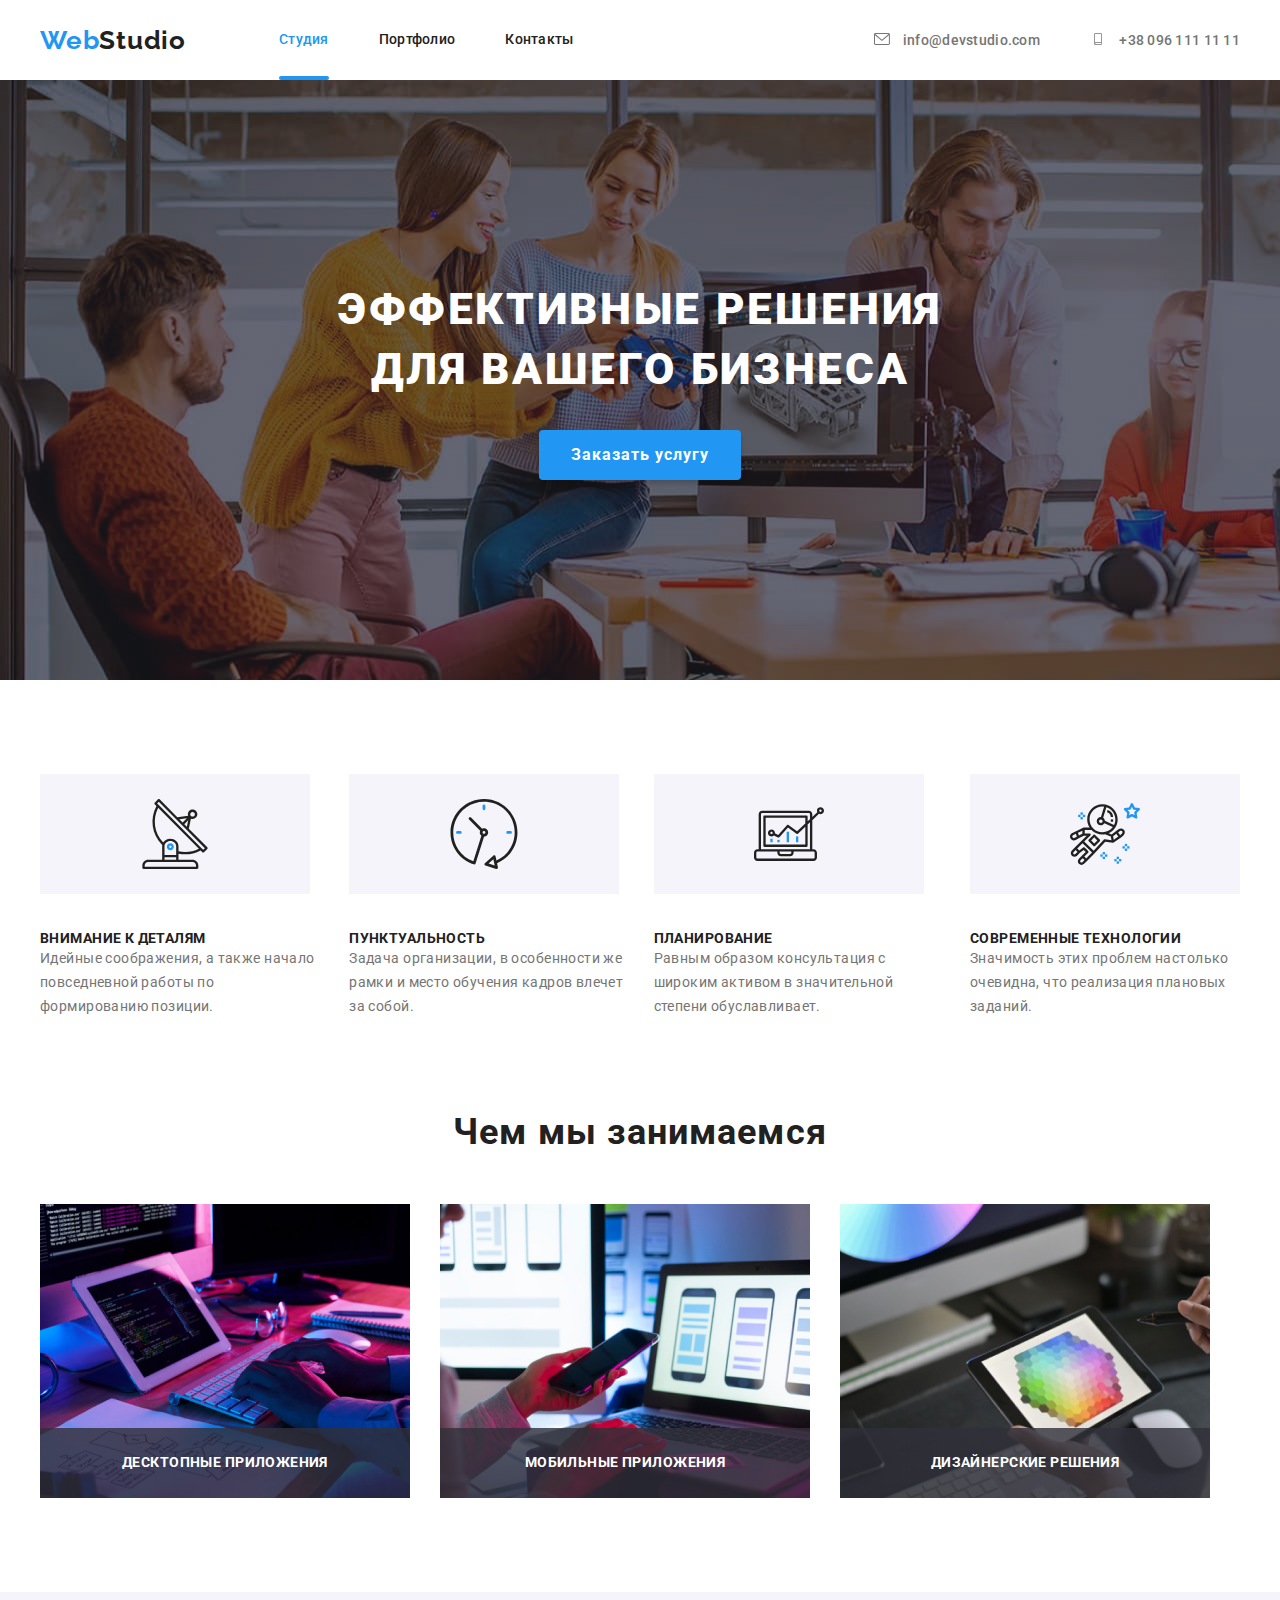
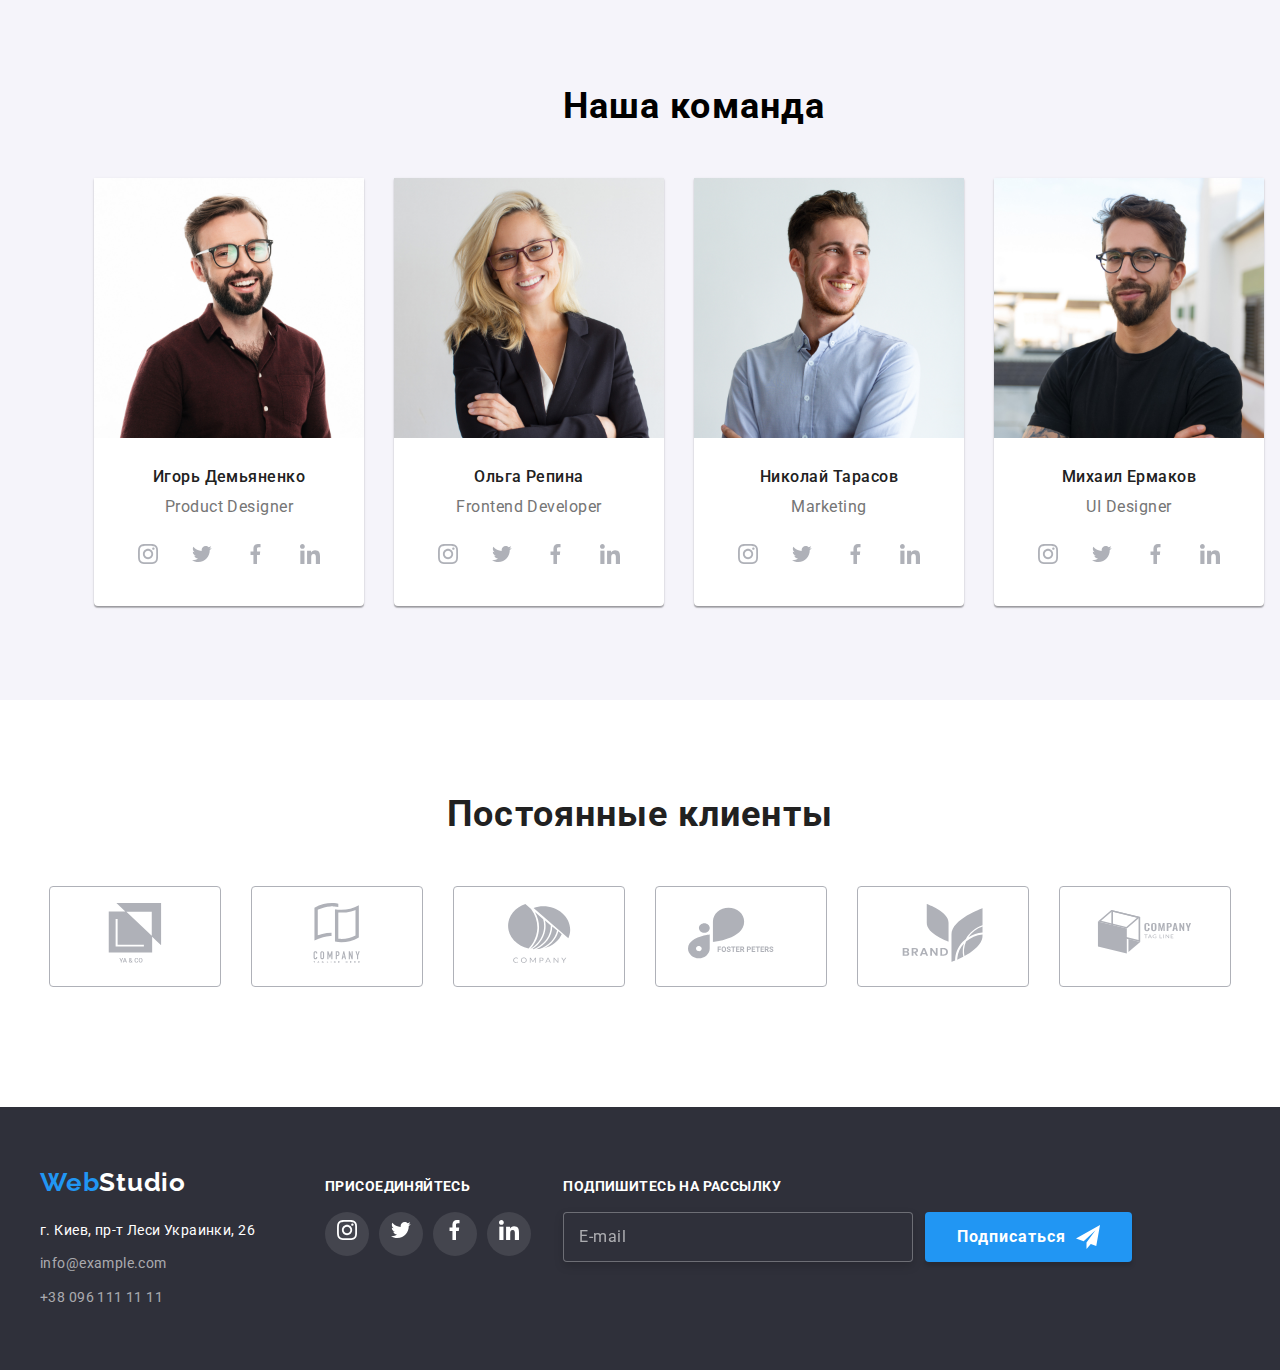
<file: index.html>
<!DOCTYPE html>
<html lang="ru">
  <head>
    <meta charset="UTF-8" />
    <meta http-equiv="X-UA-Compatible" content="IE=edge" />
    <meta name="viewport" content="width=device-width, initial-scale=1.0" />
    <title>Студия</title>
    <link rel="stylesheet" href="./css/normalize.css" />
    <link rel="stylesheet" href="./css/styles.css" />
    <style>
      @import url('https://fonts.googleapis.com/css2?family=Raleway:wght@700&family=Roboto:wght@400;500;700;900&display=swap');
    </style>
  </head>

  <body>
    
      <header class="">
        <div class="container">
          <div class="nav-group">
        <nav class="nav-menu">
          <a href="./index.html" class="header-logo"
            ><span class="span-logo">Web</span>Studio</a
          >
          <ul class="nav-items">
            <li class="item">
              <a href="/index.html" class="items is-active">Студия</a>
            </li>
            <li class="item">
              <a href="./portfolio.html" class="items">Портфолио</a>
            </li>
            <li class="item">
              <a href="" class="items">Контакты</a>
            </li>
          </ul>
        </nav>
        <ul class="nav-adress">
          <li class="nav-adress-items">
            <a href="mailto:info@devstudio.com" class="adress-items">
              <svg class="icon-nav">
                <use href="./images/icons/symbol-defs.svg#icon-envelope"></use>
              </svg>
              info@devstudio.com</a
            >
          </li>
          <li class="nav-adress-items">
            <a href="tel:+380961111111" class="adress-items">
              <svg class="icon-nav">
                <use href="./images/icons/symbol-defs.svg#icon-smartphone"></use>
              </svg>
              +38 096 111 11 11</a
            >
          </li>
        </ul>
        </div>
      </header>
    </div>

    <main>
      <section class="hero-section">
        <h1 class="hero-title">Эффективные решения для вашего бизнеса</h1>
        
        <button type="button" class="buy-button" data-modal-open>Заказать услугу</button>
      </section>
      <section class="advantage-section container">
        <h2 class="visualy-hidden">Наши преймущества</h2>
        <ul class="advantage container">
          <li class="advantage-items icon-satellite">
            <h3 class="advantage-header">Внимание к деталям</h3>
            <p class="advantage-description">
              Идейные соображения, а также начало повседневной работы по формированию позиции.
            </p>
          </li>
          <li class="advantage-items icon-watch">
            <h3 class="advantage-header">Пунктуальность</h3>
            <p class="advantage-description">
              Задача организации, в особенности же рамки и место обучения кадров влечет за собой.
            </p>
          </li>
          <li class="advantage-items icon-graffic">
            <h3 class="advantage-header">Планирование</h3>
            <p class="advantage-description">
              Равным образом консультация с широким активом в значительной степени обуславливает.
            </p>
          </li>
          <li class="advantage-items icon-astronaut">
            <h3 class="advantage-header">Современные технологии</h3>
            <p class="advantage-description">
              Значимость этих проблем настолько очевидна, что реализация плановых заданий.
            </p>
          </li>
        </ul>
      </section>

      <section class="work">
        <div class="container">
          <h2 class="work-section-header">Чем мы занимаемся</h2>

          <ul class="work-gallery">
            
              <li class="work-items">
                <img
                  src="./images/box-1.jpg"
                  alt="Процесс написания кода"
                  width="370"
                  height="294"
                />
                <div class="">
                <p class="description-item">
                  Десктопные приложения
                </p>
                </div>
              </li>
            
              <li class="work-items">
                <img
                  src="./images/box-2.jpg"
                  alt="в руках ноутбук и телефон"
                  width="370"
                  height="294"
                />
                <div class="">
                <p class="description-item">
                  Мобильные приложения
                </p>
              </li>
               <li class="work-items">
              <img src="./images/box-3.jpg" alt="графический планшет" width="370" height="294" />
              <div class="">
              <p class="description-item">
                 Дизайнерские решения
                </p>
                </div>
            </li>
          </ul>
            </div>  
      </section>

      <section class="team">
        <div class="container">
          <h2 class="team-title">Наша команда</h2>
          <ul class="team-card">
            <li class="cards">
              <img src="./images/Igor.jpg" alt="Игорь" width="270" height="260" />
              <h3 class="card-name">Игорь Демьяненко</h3>
              <p class="card-description">Product Designer</p>
              <div class="section-icons">
                <a class="icons-item" href="">
                  <svg class="card-icon">
                    <use href="./images/icons/symbol-defs.svg#icon-instagram-2"></use>
                  </svg>
                </a>
                <a class="icons-item" href="">
                  <svg class="card-icon">
                    <use href="./images/icons/symbol-defs.svg#icon-group"></use>
                  </svg> </a
                ><a class="icons-item" href="">
                  <svg class="card-icon">
                    <use href="./images/icons/symbol-defs.svg#icon-vector"></use>
                  </svg> </a
                ><a class="icons-item" href="">
                  <svg class="card-icon">
                    <use href="./images/icons/symbol-defs.svg#icon-linkedin-1"></use>
                  </svg>
                </a>
              </div>
            </li>
            <li class="cards">
              <img src="./images/Olga.jpg" alt="Ольга" width="270" height="260" />
              <h3 class="card-name">Ольга Репина</h3>
              <p class="card-description">Frontend Developer</p>
              <div class="section-icons">
                <a class="icons-item" href="">
                  <svg class="card-icon">
                    <use href="./images/icons/symbol-defs.svg#icon-instagram-2"></use>
                  </svg>
                </a>
                <a class="icons-item" href="">
                  <svg class="card-icon">
                    <use href="./images/icons/symbol-defs.svg#icon-group"></use>
                  </svg> </a
                ><a class="icons-item" href="">
                  <svg class="card-icon">
                    <use href="./images/icons/symbol-defs.svg#icon-vector"></use>
                  </svg> </a
                ><a class="icons-item" href="">
                  <svg class="card-icon">
                    <use href="./images/icons/symbol-defs.svg#icon-linkedin-1"></use>
                  </svg>
                </a>
              </div>
            </li>
            <li class="cards">
              <img src="./images/Nikolai.jpg" alt="Николай" width="270" height="260" />
              <h3 class="card-name">Николай Тарасов</h3>
              <p class="card-description">Marketing</p>
              <div class="section-icons">
                <a class="icons-item" href="">
                  <svg class="card-icon">
                    <use href="./images/icons/symbol-defs.svg#icon-instagram-2"></use>
                  </svg>
                </a>
                <a class="icons-item" href="">
                  <svg class="card-icon">
                    <use href="./images/icons/symbol-defs.svg#icon-group"></use>
                  </svg> </a
                ><a class="icons-item" href="">
                  <svg class="card-icon">
                    <use href="./images/icons/symbol-defs.svg#icon-vector"></use>
                  </svg> </a
                ><a class="icons-item" href="">
                  <svg class="card-icon">
                    <use href="./images/icons/symbol-defs.svg#icon-linkedin-1"></use>
                  </svg>
                </a>
              </div>
            </li>
            <li class="cards">
              <img src="./images/Mihail.jpg" alt="Михаил" width="270" height="260" />
              <h3 class="card-name">Михаил Ермаков</h3>
              <p class="card-description">UI Designer</p>
              <div class="section-icons">
                <a class="icons-item" href="">
                  <svg class="card-icon">
                    <use href="./images/icons/symbol-defs.svg#icon-instagram-2"></use>
                  </svg>
                </a>
                <a class="icons-item" href="">
                  <svg class="card-icon">
                    <use href="./images/icons/symbol-defs.svg#icon-group"></use>
                  </svg> </a
                ><a class="icons-item" href="">
                  <svg class="card-icon">
                    <use href="./images/icons/symbol-defs.svg#icon-vector"></use>
                  </svg> </a
                ><a class="icons-item" href="">
                  <svg class="card-icon">
                    <use href="./images/icons/symbol-defs.svg#icon-linkedin-1"></use>
                  </svg>
                </a>
              </div>
            </li>
          </ul>
        </div>
      </section>
      <div class="container">
        <section class="clients">
          <h2 class="title-clients">Постоянные клиенты</h2>
          <ul class="list-clients">
            <li class="client-item">
              <a href="">
                <svg class="icon-clients">
                  <use class="color-icon" href="./images/icons/symbol-defs.svg#icon-union"></use>
                </svg>
              </a>
            </li>
            <li class="client-item">
              <a href="">
                <svg class="icon-clients">
                  <use class="color-icon" href="./images/icons/symbol-defs.svg#icon-group1"></use>
                </svg>
              </a>
            </li>
            <li class="client-item">
              <a href="">
                <svg class="icon-clients">
                  <use class="color-icon" href="./images/icons/symbol-defs.svg#icon-group3"></use>
                </svg>
              </a>
            </li>
            <li class="client-item">
              <a href="">
                <svg class="icon-clients">
                  <use class="color-icon" href="./images/icons/symbol-defs.svg#icon-group4"></use>
                </svg>
              </a>
            </li>
            <li class="client-item">
              <a href="">
                <svg class="icon-clients">
                  <use class="color-icon" href="./images/icons/symbol-defs.svg#icon-group5"></use>
                </svg>
              </a>
            </li>
            <li class="client-item">
              <a href="">
                <svg class="icon-clients">
                  <use class="color-icon" href="./images/icons/symbol-defs.svg#icon-logo6"></use>
                </svg>
              </a>
            </li>
          </ul>
        </section>
      </div>
    </main>

    <footer class="section-footer">
      <div class="container footer-container">
        <div class="section-adress">
          <a href="./index.html" class="footer-logo"
            >Web<span class="span-footer-logo">Studio</span></a
          >
          <address>
            <p class="footer-items">
              <a href="https://goo.gl/maps/jg8yxFYKUGYRBdv56" class="footer-adress"
                >г. Киев, пр-т Леси Украинки, 26</a
              >
            </p>

            <ul class="footer-nav">
              <li class="footer-items">
                <a href="mailto:info@example.com" class="footer-contacts">info@example.com</a>
              </li>
              <li class="footer-items">
                <a href="tel:+380961111111" class="footer-contacts">+38 096 111 11 11</a>
              </li>
            </ul>
          </address>
        </div>
        <div>
          <p class="social-footer">Присоединяйтесь</p>
          <ul class="social-media">
            <li class="social-item">
              <a href="https://www.instagram.com/">
                <svg class="icon-footer">
                  <use href="./images/icons/symbol-defs.svg#icon-instagram-2"></use>
                </svg>
              </a>
            </li>
            <li class="social-item">
              <a href="https://twitter.com/">
                <svg class="icon-footer">
                  <use href="./images/icons/symbol-defs.svg#icon-group"></use>
                </svg>
              </a>
            </li>
            <li class="social-item">
              <a href="https://www.facebook.com/">
                <svg class="icon-footer">
                  <use href="./images/icons/symbol-defs.svg#icon-vector"></use>
                </svg>
              </a>
            </li>
            <li class="social-item">
              <a href="https://www.linkedin.com/">
                <svg class="icon-footer">
                  <use href="./images/icons/symbol-defs.svg#icon-linkedin-1"></use>
                </svg>
              </a>
            </li>
          </ul>
        </div>
        <form class="form js-speaker-form">
        <div class="subscribe">
          <h2 class="title-subscribe social-footer">Подпишитесь на рассылку</h2>
          <input class="form-subscribe" type="email" name="email" placeholder="E-mail" id="email">
        </div>
        <div class="button-submit">
          <button type="submit" class="submit buy-button">Подписаться
             <svg class="submit-icon">
            <use href="./images/icons/symbol-defs.svg#icon-icon-send"></use>
          </svg>
          </button>
         
        </div>
        </form>
      </div>
    </footer>
    <div class="backdrop is-hidden" data-modal>
<div class="modal">
  <form class="form-modal js-speaker-form">
  <h2 class="title-modal">Оставьте свои данные, мы вам перезвоним</h2>
  <button type="button" class="exit-modal" data-modal-close>
    <svg class="icon-exit" >
      <use href="./images/icons/symbol-defs.svg#icon-icon-exit"></use>
    </svg>
  </button>
  <div class="group">
      <label class="title-field" for="name">Имя</label>
    <input class="user-field" type="name" id="name">
    <span class="form-icon">
      <svg class="item-icon-form">
      <use  href="./images/icons/symbol-defs.svg#icon-person"></use>
    </svg>
    </span>
</div>
<div class="group">
  <label class="title-field" for="tel">Телефон</label>
    <input class="user-field" type="tel" id="tel">
     <span class="form-icon">
      <svg class="item-icon-form">
      <use  href="./images/icons/symbol-defs.svg#icon-phone"></use>
    </svg>
</div>
<div class="group">
  <label class="title-field" for="form-email">Почта</label>
    <input class="user-field" type="email" id="form-email">
     <span class="form-icon">
      <svg class="item-icon-form">
      <use  href="./images/icons/symbol-defs.svg#icon-email"></use>
    </svg>
</div>
<div class="group">
 <label class="title-field">Комментарий</label>
  <textarea class="user-field feed-back" name="feedback" rows="8" placeholder="Введите текст"></textarea>
  
</div>
<div class="form-field">
  <label class="agree-policy" for="policy">
    <input class="policy-checkbox" type="checkbox" name="policy" id="policy"/>
        <span class="checkbox-icon">
    </span>
     Соглашаюсь с рассылкой и принимаю 
    <span>
  <a class="link-policy" href="https://www.pornhub.com">Условия договора</a>
  </span>
    

</label>
  
  
</div>
<div class="form-submit">
  <button class="buttom-subc buy-button" type="submit">Отправить</button>
</div>
</form>
</div>
    </div>
     <script src="./modal.js"></script>
  </body>
</html>
</file>
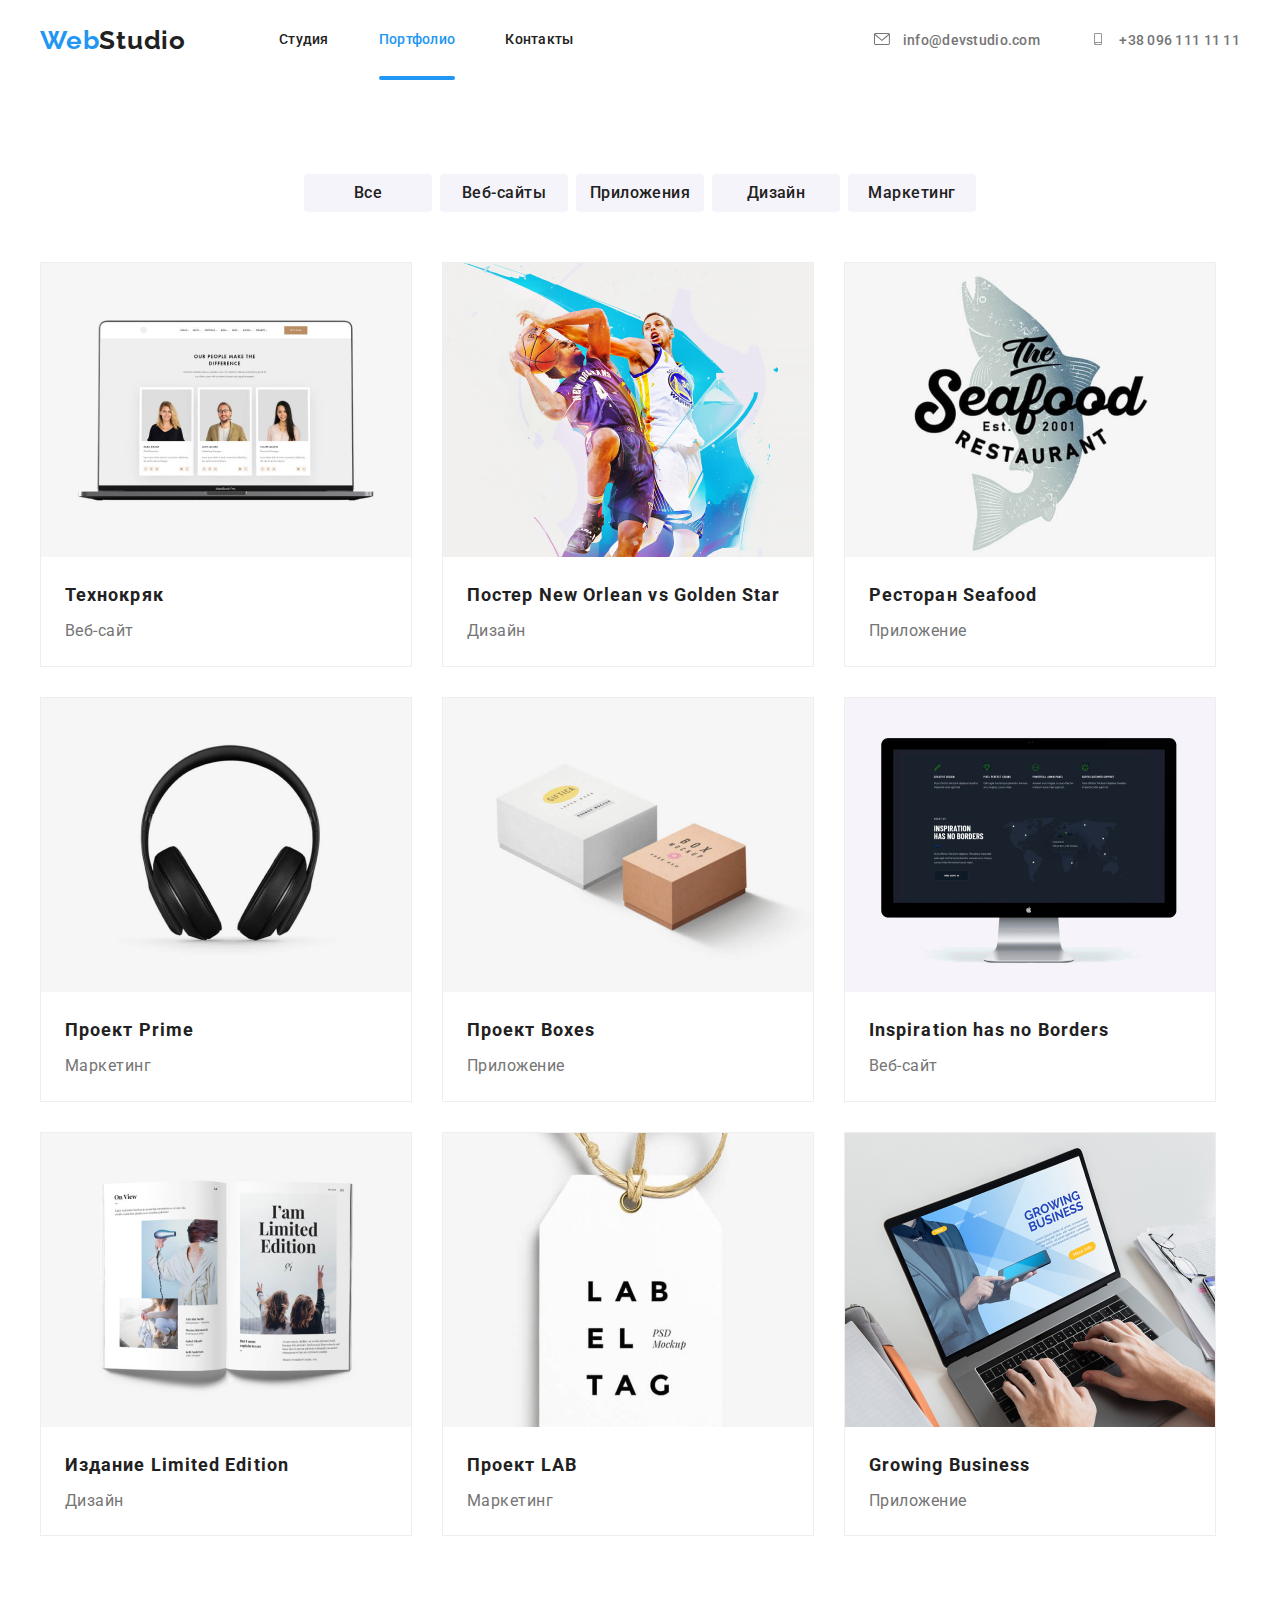
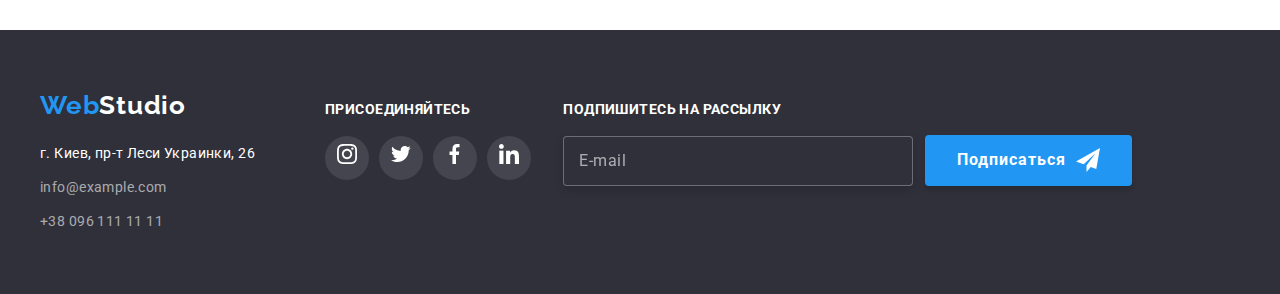
<file: portfolio.html>
<!DOCTYPE html>
<html lang="ru">
  <head>
    <meta charset="UTF-8" />
    <meta http-equiv="X-UA-Compatible" content="IE=edge" />
    <meta name="viewport" content="width=device-width, initial-scale=1.0" />
    <title>Portfolio</title>
    <link rel="stylesheet" href="./css/normalize.css" />
    <link rel="stylesheet" href="./css/styles.css" />
    <style>
      @import url('https://fonts.googleapis.com/css2?family=Raleway:wght@700&family=Roboto:wght@400;500;700;900&display=swap'); 
    </style>  
  </head>

  <body>
          <header class="">
        <div class="container">
          <div class="nav-group">
        <nav class="nav-menu">
          <a href="./index.html" class="header-logo"
            ><span class="span-logo">Web</span>Studio</a
          >
          <ul class="nav-items">
            <li class="item">
              <a href="./index.html" class="items ">Студия</a>
            </li>
            <li class="item">
              <a href="./portfolio.html" class="items is-active">Портфолио</a>
            </li>
            <li class="item">
              <a href="" class="items">Контакты</a>
            </li>
          </ul>
        </nav>
        <ul class="nav-adress">
          <li class="nav-adress-items">
            <a href="mailto:info@devstudio.com" class="adress-items">
              <svg class="icon-nav">
                <use href="./images/icons/symbol-defs.svg#icon-envelope"></use>
              </svg>
              info@devstudio.com</a
            >
          </li>
          <li class="nav-adress-items">
            <a href="tel:+380961111111" class="adress-items">
              <svg class="icon-nav">
                <use href="./images/icons/symbol-defs.svg#icon-smartphone"></use>
              </svg>
              +38 096 111 11 11</a
            >
          </li>
        </ul>
        </div>
      </header>
    </div>

    <main>
      <div class="container"> 
      <section class="main-section-cards">
        <h1 class="visualy-hidden">Наши проекты</h1>
<ul class="filter-list">
            <li class="filter-item"><button type="button" class="filter-buttoms">Все</button></li>

          <li class="filter-item"><button type="button" class="filter-buttoms">Веб-сайты</button></li>

          <li class="filter-item"><button type="button" class="filter-buttoms">Приложения</button></li>

          <li class="filter-item"><button type="button" class="filter-buttoms">Дизайн</button></li>

          <li class="filter-item"><button type="button" class="filter-buttoms">Маркетинг</button></li>
</ul>

        <ul class="content-list">
          <li class="content-items">
            <a class="card-link"  href="">
              <div class="card-thumb">
              <img
                src="./images/img-portfolio/Site-in-laptop.jpg"
                alt="Технокряк"
                width="370"
                height="294"
              />
               <div class="description-groop">
              <p>Ресурс предлагает комплексные предложения с разным уровнем функционала и сервисов. Все это позволит посетителю получить исчерпывающие сведения о компании или частном лице.</p>
            </div>
              </div>
              <div class="card-groop">
              <h2 class="title-card">Технокряк</h2>
              <p class="card-descriptions">Веб-сайт</p>
              </div>
            
           
            </a>
          </li>

          <li class="content-items">
            <a class="card-link"  href="">
              <div class="card-thumb">
              <img
                src="./images/img-portfolio/basketball.jpg"
                alt="Постер New Orlean vs Golden Star"
                width="370"
                height="294"  
              />
               <div class="description-groop">
              <p>Ресурс предлагает комплексные предложения с разным уровнем функционала и сервисов. Все это позволит посетителю получить исчерпывающие сведения о компании или частном лице.</p>
            </div>
              </div>
              <div class="card-groop">
              <h2 class="title-card">Постер New Orlean vs Golden Star</h2>
              <p class="card-descriptions">Дизайн</p>
              </div>
            
           
            </a>
          </li>

          <li class="content-items">
            <a class="card-link"  href="">
              <div class="card-thumb">
              <img
                src="./images/img-portfolio/seafood.jpg"
                alt="Ресторан Seafood"
                width="370"
                height="294"
              />
               <div class="description-groop">
              <p>Ресурс предлагает комплексные предложения с разным уровнем функционала и сервисов. Все это позволит посетителю получить исчерпывающие сведения о компании или частном лице.</p>
            </div>
              </div>
              <div class="card-groop">
              <h2 class="title-card">Ресторан Seafood</h2>
              <p class="card-descriptions">Приложение</p>
              </div>
            
           
            </a>
          </li>
          <li class="content-items">
            <a class="card-link"  href="">
              <div class="card-thumb">
              <img
                src="./images/img-portfolio/headphones.jpg"
                alt="Проект Prime"
                width="370"
                height="294"
              />
               <div class="description-groop">
              <p>Ресурс предлагает комплексные предложения с разным уровнем функционала и сервисов. Все это позволит посетителю получить исчерпывающие сведения о компании или частном лице.</p>
            </div>
              </div>
              <div class="card-groop">
               <h2 class="title-card">Проект Prime</h2>
              <p class="card-descriptions">Маркетинг</p>
              </div>
            
           
            </a>
          </li>
          <li class="content-items">
            <a class="card-link"  href="">
              <div class="card-thumb">
              <img
                   src="./images/img-portfolio/boxes.jpg"
                alt="Проект Boxes"
                width="370"
                height="294"
              />
               <div class="description-groop">
              <p>Ресурс предлагает комплексные предложения с разным уровнем функционала и сервисов. Все это позволит посетителю получить исчерпывающие сведения о компании или частном лице.</p>
            </div>
              </div>
              <div class="card-groop">
                <h2 class="title-card">Проект Boxes</h2>
              <p class="card-descriptions">Приложение</p>
              </div>
            
           
            </a>
          </li>
          <li class="content-items">
            <a class="card-link"  href="">
              <div class="card-thumb">
              <img
                src="./images/img-portfolio/borders-site.jpg"
                alt="Inspiration has no Borders"
                width="370"
                height="294"
              />
               <div class="description-groop">
              <p>Ресурс предлагает комплексные предложения с разным уровнем функционала и сервисов. Все это позволит посетителю получить исчерпывающие сведения о компании или частном лице.</p>
            </div>
              </div>
              <div class="card-groop">
              <h2 class="title-card">Inspiration has no Borders</h2>
              <p class="card-descriptions">Веб-сайт</p>
              </div>
            
           
            </a>
          </li>

          <li class="content-items">
            <a class="card-link"  href="">
              <div class="card-thumb">
              <img
              src="./images/img-portfolio/books.jpg"
                alt="Издание Limited Edition"
                width="370"
                height="294"
              />
               <div class="description-groop">
              <p>Ресурс предлагает комплексные предложения с разным уровнем функционала и сервисов. Все это позволит посетителю получить исчерпывающие сведения о компании или частном лице.</p>
            </div>
              </div>
              <div class="card-groop">
              <h2 class="title-card">Издание Limited Edition</h2>
              <p class="card-descriptions">Дизайн</p>
              </div>
            
           
            </a>
          </li>
          <li class="content-items">
            <a class="card-link"  href="">
              <div class="card-thumb">
              <img
                     src="./images/img-portfolio/project-lab.jpg"
                alt="Проект LAB"
                width="370"
                height="294"
              />
               <div class="description-groop">
              <p>Ресурс предлагает комплексные предложения с разным уровнем функционала и сервисов. Все это позволит посетителю получить исчерпывающие сведения о компании или частном лице.</p>
            </div>
              </div>
              <div class="card-groop">
              <h2 class="title-card">Проект LAB</h2>
              <p class="card-descriptions">Маркетинг</p>
              </div>
            
           
            </a>
          </li>
          <li class="content-items">
            <a class="card-link"  href="">
              <div class="card-thumb">
              <img
                  src="./images/img-portfolio/growing-bis.jpg"
                alt="Growing Business"
                width="370"
                height="294"
              />
               <div class="description-groop">
              <p>Ресурс предлагает комплексные предложения с разным уровнем функционала и сервисов. Все это позволит посетителю получить исчерпывающие сведения о компании или частном лице.</p>
            </div>
              </div>
              <div class="card-groop">
              <h2 class="title-card">Growing Business</h2>
              <p class="card-descriptions">Приложение</p>
              </div>
            
           
            </a>
          </li>
        </ul>
        </div>
      </section>
    </main>

    <footer class="section-footer">
      <div class="container footer-container">
        <div class="section-adress">
          <a href="./index.html" class="footer-logo"
            >Web<span class="span-footer-logo">Studio</span></a
          >
          <address>
            <p class="footer-items">
              <a href="https://goo.gl/maps/jg8yxFYKUGYRBdv56" class="footer-adress"
                >г. Киев, пр-т Леси Украинки, 26</a
              >
            </p>

            <ul class="footer-nav">
              <li class="footer-items">
                <a href="mailto:info@example.com" class="footer-contacts">info@example.com</a>
              </li>
              <li class="footer-items">
                <a href="tel:+380961111111" class="footer-contacts">+38 096 111 11 11</a>
              </li>
            </ul>
          </address>
        </div>
        <div>
          <p class="social-footer">Присоединяйтесь</p>
          <ul class="social-media">
            <li class="social-item">
              <a href="https://www.instagram.com/">
                <svg class="icon-footer">
                  <use href="./images/icons/symbol-defs.svg#icon-instagram-2"></use>
                </svg>
              </a>
            </li>
            <li class="social-item">
              <a href="https://twitter.com/">
                <svg class="icon-footer">
                  <use href="./images/icons/symbol-defs.svg#icon-group"></use>
                </svg>
              </a>
            </li>
            <li class="social-item">
              <a href="https://www.facebook.com/">
                <svg class="icon-footer">
                  <use href="./images/icons/symbol-defs.svg#icon-vector"></use>
                </svg>
              </a>
            </li>
            <li class="social-item">
              <a href="https://www.linkedin.com/">
                <svg class="icon-footer">
                  <use href="./images/icons/symbol-defs.svg#icon-linkedin-1"></use>
                </svg>
              </a>
            </li>
          </ul>
        </div>
        <form class="form js-speaker-form">
        <div class="subscribe">
          <h2 class="title-subscribe social-footer">Подпишитесь на рассылку</h2>
          <input class="form-subscribe" type="email" name="email" placeholder="E-mail" id="email">
        </div>
        <div class="button-submit">
          <button type="submit" class="submit buy-button">Подписаться
             <svg class="submit-icon">
            <use href="./images/icons/symbol-defs.svg#icon-icon-send"></use>
          </svg>
          </button>
         
        </div>
        </form>
      </div>
    </footer>
  </body>
</html>
</file>
<file: css/styles.css>
:root {
  --main-color: #2196f3;
  --second-color: #212121;
  --description-color: #757575;
  --title-color: #ffffff;
  --bg-hero-and-footer: #2f303a;
  --bg-section-team: #f5f4fa;
  --bg-footer-icons: rgba(255, 255, 255, 0.1);
  --icon-color: #afb1b8;
  --second-icon-color: #000;
}

button {
  cursor: pointer;
}
li {
  list-style-type: none;
}
/* Шапка */
.container {
  margin-left: auto;
  margin-right: auto;
  width: 1200px;
}
.nav-menu {
  display: flex;
  align-items: center;
}
.nav-group {
  display: flex;
  align-items: center;
}
.nav-items {
  display: flex;
  margin-left: 93px;
}
.nav-items .item:not(:last-child) {
  margin-right: 50px;
}
.span-logo {
  color: var(--main-color);
}
.header-logo {
  color: var(--second-color);
  font-family: 'Raleway';
  font-weight: 700;
  font-size: 26px;
  line-height: 1.19;
  letter-spacing: 0.03em;
}
.items {
  position: relative;
  display: block;
  padding-top: 32px;

  color: var(--second-color);

  font-family: 'Roboto';
  font-weight: 500;
  font-size: 14px;
  line-height: 1.14;
  letter-spacing: 0.02em;
  transition: color 250ms cubic-bezier(0.4, 0, 0.2, 1);
}
.is-active::before {
  position: absolute;
  content: '';
  width: 100%;
  height: 4px;
  background-color: var(--main-color);
  bottom: 0;
  border-radius: 2px;
}
.group:not(:last-child) {
  margin-bottom: 10px;
}
.items::after {
  display: block;
  content: '';
  background: var(--main-color);
  height: 4px;
  margin-top: 28px;
  border-radius: 2px;
  transform: scaleX(0);
  transition: transform 250ms cubic-bezier(0.4, 0, 0.2, 1);
}
.item:hover .items::after {
  transform: scaleX(1);
}
.items:hover,
.items:focus {
  color: var(--main-color);
}
.is-active {
  color: var(--main-color);
}
.nav-adress {
  display: flex;
  margin-left: auto;
}
.nav-adress-items:not(:last-child) {
  margin-right: 50px;
}

.adress-items {
  color: var(--description-color);
  font-family: 'Roboto';
  font-weight: 500;
  font-size: 14px;
  line-height: 1.14;
  letter-spacing: 0.02em;
  transition: color 250ms cubic-bezier(0.4, 0, 0.2, 1);
}
.adress-items:hover,
.adress-items:focus {
  color: var(--main-color);
}
/* Мейн секции */
main {
  font-family: 'Roboto';
}
.hero-section {
  width: 100%;

  padding: 200px 0px;

  background: var(--bg-hero-and-footer);
  background-image: linear-gradient(to right, rgba(47, 48, 58, 0.4), rgba(47, 48, 58, 0.4)),
    url(../images/bg-hero.jpg);
  text-align: center;
}
.team-title {
  margin-bottom: 50px;

  text-align: center;
  font-family: 'Roboto';
  font-weight: 700;
  font-size: 36px;
  line-height: 1.16;
  letter-spacing: 0.03em;
}
.hero-title {
  width: 696px;
  color: var(--title-color);
  text-transform: uppercase;
  font-weight: 900;
  font-size: 44px;
  line-height: 1.36;
  letter-spacing: 0.06em;
  padding-bottom: 30px;
  text-align: center;
  margin: 0 auto;
}
.buy-button {
  font-family: 'Roboto';
  padding: 10px 32px;
  font-weight: 700;
  font-size: 16px;
  line-height: 1.88;
  letter-spacing: 0.06em;
  color: #ffffff;
  background: var(--main-color);
  box-shadow: 0px 4px 4px rgba(0, 0, 0, 0.15);
  border-radius: 4px;
  border: 0;
}
.advantage {
  display: flex;
  padding-top: 94px;
}
.nav-adress-items > .icon-nav:hover,
.icon-nav:focus {
  fill: var(--main-color);
}
.icon-nav {
  width: 16px;
  height: 12px;
  margin-right: 10px;
  align-items: center;
}
.advantage-items::before {
  display: inline-block;
  content: '';
  width: 270px;
  height: 120px;
  margin-bottom: 30px;

  background-color: var(--bg-section-team);
  background-repeat: no-repeat;
  background-position: center;
}
.advantage-items.icon-satellite::before {
  background-image: url(../images/icons/icon-satellite.svg);
}
.advantage-items.icon-watch::before {
  background-image: url(../images/icons/icon-watch.svg);
}
.advantage-items.icon-graffic::before {
  background-image: url(../images/icons/icon-graffic.svg);
}
.advantage-items.icon-astronaut::before {
  background-image: url(../images/icons/icon-astronaut.svg);
}

.advantage-items:not(:last-child) {
  margin-right: 30px;
}
.advantage-header {
  font-weight: 700;
  font-size: 14px;
  line-height: 1.14;
  letter-spacing: 0.03em;
  text-transform: uppercase;
  color: var(--second-color);
}
.advantage-description {
  font-weight: 400;
  font-size: 14px;
  line-height: 1.71;
  letter-spacing: 0.03em;
  color: var(--description-color);
}
.cards {
  background-color: var(--title-color);
  box-shadow: 0px 1px 3px rgba(0, 0, 0, 0.12), 0px 1px 1px rgba(0, 0, 0, 0.14),
    0px 2px 1px rgba(0, 0, 0, 0.2);
  border-radius: 0px 0px 4px 4px;
}
.visualy-hidden {
  position: absolute;
  width: 1px;
  height: 1px;
  margin: -1px;
  border: 0;
  padding: 0;

  white-space: nowrap;
  clip-path: inset(100%);
  clip: rect(0 0 0 0);
  overflow: hidden;
}
.team-card {
  display: flex;
}
.work-section-header {
  font-weight: 700;
  font-size: 36px;
  line-height: 1.16;
  text-align: center;
  letter-spacing: 0.03em;
  color: var(--second-color);
  margin-bottom: 50px;
}
.cards:not(:last-child) {
  margin-right: 30px;
}
.team {
  background-color: var(--bg-section-team);

  padding: 94px;
}
.work {
  padding-top: 94px;
}
.work-gallery {
  display: flex;
  padding-bottom: 94px;
}
.work-items {
  position: relative;
}
.work-items:not(:last-child) {
  margin-right: 30px;
}
.description-item {
  position: absolute;
  width: 100%;
  text-align: center;
  bottom: 0px;
  padding-top: 27px;
  padding-bottom: 27px;
  color: var(--title-color);
  background: rgba(47, 48, 58, 0.8);
  font-family: 'Roboto';
  font-weight: 700;
  font-size: 14px;
  line-height: 1.14;
  letter-spacing: 0.03em;
  text-transform: uppercase;
}
.backdrop {
  position: fixed;
  top: 0;
  left: 0;
  width: 100%;
  height: 100%;
  background: rgba(0, 0, 0, 0.2);
  transition: opacity 250ms cubic-bezier(0.4, 0, 0.2, 1);
}
.backdrop.is-hidden .modal {
  transform: translate(-50%, -50%) scale(0.9);
}
.modal {
  position: absolute;
  top: 50%;
  left: 50%;

  width: 530px;
  background-color: var(--title-color);
  box-shadow: 0px 1px 3px rgba(0, 0, 0, 0.12), 0px 1px 1px rgba(0, 0, 0, 0.14),
    0px 2px 1px rgba(0, 0, 0, 0.2);
  border-radius: 4px;

  transform: translate(-50%, -50%) scale(1);
  transition: transform 250ms cubic-bezier(0.4, 0, 0.2, 1);
}

.title-modal {
  font-family: 'Roboto';
  font-style: normal;
  font-weight: 700;
  font-size: 20px;
  line-height: 0.86;
  text-align: center;
  letter-spacing: 0.03em;
  padding-top: 40px;
  margin-bottom: 12px;
  color: #212121;
}
.card-name {
  font-weight: 500;
  font-size: 16px;
  line-height: 1.18;
  letter-spacing: 0.03em;
  color: var(--second-color);
  text-align: center;
  padding-top: 30px;
  padding-bottom: 10px;
}
.card-description {
  font-weight: 400;
  font-size: 16px;
  line-height: 19px;
  letter-spacing: 0.03em;
  color: var(--description-color);
  text-align: center;
  padding-bottom: 16px;
}

/* footer */

address {
  font-family: 'Roboto';
}
.footer-logo {
  display: inline-block;
  font-family: 'Raleway';
  font-style: normal;
  font-weight: 700;
  font-size: 26px;
  line-height: 1.19;
  letter-spacing: 0.03em;
  color: var(--main-color);

  margin-bottom: 20px;
}

.span-footer-logo {
  color: var(--title-color);
}
.groop-nav {
  display: flex;
  align-items: center;
}
.footer-adress {
  font-style: normal;
  font-weight: 400;
  font-size: 14px;
  line-height: 1.71;
  letter-spacing: 0.03em;
  color: var(--title-color);
}
.footer-contacts {
  font-style: normal;
  font-weight: 400;
  font-size: 14px;
  line-height: 1.71;
  letter-spacing: 0.03em;
  color: rgba(255, 255, 255, 0.6);
  margin-bottom: 60px;
}
.footer-items:not(:last-child) {
  margin-bottom: 9px;
}
.footer-contacts:last-child {
  margin-bottom: 60px;
}
.social-footer {
  display: inline-flex;
  font-family: 'Roboto';
  font-weight: 700;
  font-size: 14px;
  line-height: 0.8;
  letter-spacing: 0.03em;
  text-transform: uppercase;
  color: var(--title-color);
}
.social-footer:not(:last-child) {
  margin-right: 93px;
}
.footer-container {
  display: flex;
  align-items: baseline;
}

/* Portfolio */

.filter-buttoms {
  font-family: 'Roboto';
  font-weight: 500;
  font-size: 16px;
  line-height: 1.6;
  letter-spacing: 0.03em;
  color: var(--second-color);
  background-color: var(--bg-section-team);
  border-radius: 4px;
  width: 128px;
  height: 38px;
  transition: color 250ms cubic-bezier(0.4, 0, 0.2, 1),
    background-color 250ms cubic-bezier(0.4, 0, 0.2, 1),
    box-shadow 250ms cubic-bezier(0.4, 0, 0.2, 1), border-radius 250ms cubic-bezier(0.4, 0, 0.2, 1);
}
.filter-buttoms:hover,
.filter-buttoms:focus {
  color: var(--title-color);
  background: var(--main-color);
  box-shadow: 0px 3px 1px rgba(0, 0, 0, 0.1), 0px 1px 2px rgba(0, 0, 0, 0.08),
    0px 2px 2px rgba(0, 0, 0, 0.12);
  border-radius: 4px;
}
.title-card {
  font-family: 'Roboto';
  font-weight: 700;
  font-size: 18px;
  line-height: 2;
  letter-spacing: 0.06em;
  color: var(--second-color);
}
.card-groop {
  padding: 20px 24px;
}
.card-descriptions {
  font-weight: 400;
  font-size: 16px;
  line-height: 1.8;
  letter-spacing: 0.03em;
  color: var(--description-color);
  padding-top: 4px;
}
.footer-contacts:hover,
.footer-contacts:focus {
  color: var(--main-color);
}

.section-footer {
  background: var(--bg-hero-and-footer);
  padding-bottom: 60px;

  padding-top: 60px;
}
.filter-list {
  display: flex;
  justify-content: center;
  padding-top: 94px;
  margin-bottom: 50px;
}
.filter-item:not(:last-child) {
  margin-right: 8px;
}
.content-list {
  display: flex;
  flex-wrap: wrap;
  flex-basis: calc(100% / 3 - 20px);
  padding-bottom: 94px;
}

.card-thumb {
  position: relative;
  overflow: hidden;
}
.description-groop {
  position: absolute;
  display: flex;
  justify-content: center;
  align-items: center;
  padding-left: 24px;
  width: 100%;

  background: rgba(33, 150, 243, 0.9);
  font-family: 'Roboto';
  font-style: normal;
  font-weight: 400;
  font-size: 18px;
  line-height: 1.56;
  letter-spacing: 0.03em;
  height: 100%;

  color: var(--title-color);
  transform: translateY(0%);
  transition: transform 250ms cubic-bezier(0.4, 0, 0.2, 1);
}
.content-items:hover .description-groop {
  transform: translateY(-100%);
}
.is-hidden {
  visibility: visible;
  opacity: 0;
  pointer-events: none;
}

.content-items {
  margin-top: 15px;
  margin-right: 30px;
  margin-bottom: 15px;
  border: 1px solid #eeeeee;
}
.content-items:nth-child(3n) {
  margin-right: 0px;
}
.content-items:nth-last-child(-n + 3) {
  margin-bottom: 0px;
}
.content-items:nth-child(-n + 3) {
  margin-top: 0px;
}
.social-media {
  display: flex;
}
.social-item {
  display: flex;
  align-items: center;
  justify-content: center;
  width: 44px;
  height: 44px;
  border-radius: 50%;
  background-color: var(--bg-footer-icons);
  transition: background-color 250ms cubic-bezier(0.4, 0, 0.2, 1);
}
.social-item:hover,
.social-item:focus {
  background-color: var(--main-color);
}
.social-item:not(:last-child) {
  margin-right: 10px;
}
.social-footer {
  margin-bottom: 20px;
}
.section-adress {
  margin-right: 70px;
}
.title-clients {
  padding-top: 94px;
  padding-bottom: 50px;
  text-align: center;
  color: var(--second-color);
  font-family: 'Roboto';
  font-weight: 700;
  font-size: 36px;
  line-height: 1.16;
  text-align: center;
  letter-spacing: 0.03em;
}
.list-clients {
  display: flex;
  justify-content: center;
  padding-bottom: 120px;
}
.icon-clients {
  width: 106px;
  height: 60px;
}
.client-item {
  padding: 16px 32px;
  border: 1px solid #afb1b8;
  border-radius: 4px;
  transition: border 250ms cubic-bezier(0.4, 0, 0.2, 1);
}
.client-item:not(:last-child) {
  margin-right: 30px;
}

.icon-footer {
  width: 20px;
  height: 20px;
  fill: var(--title-color);
}

.social-footer {
  fill: var(--main-color);
}
.color-icon {
  transition: fill 250ms cubic-bezier(0.4, 0, 0.2, 1);
  fill: var(--icon-color);
}
.client-item:hover,
.client-item:focus {
  border: 1px solid var(--main-color);
}
.client-item:hover .color-icon {
  fill: var(--main-color);
}
.client-item {
  cursor: pointer;
}
.content-items:hover,
.content-items:focus {
  border: 1px solid var(--title-color);
  box-shadow: 0px 1px 1px rgba(0, 0, 0, 0.12), 0px 4px 4px rgba(0, 0, 0, 0.06),
    1px 4px 6px rgba(0, 0, 0, 0.16);
}
.exit-modal {
  position: absolute;
  right: 8px;
  top: 8px;
  width: 30px;
  height: 30px;
  background-color: #fff;
  border-radius: 50%;
  border: 1px solid rgba(0, 0, 0, 0.1);
}
.exit-modal:hover .icon-exit {
  transition: fill 250ms cubic-bezier(0.4, 0, 0.2, 1);
  fill: var(--main-color);
}
.card-icon {
  display: flex;
  width: 20px;
  height: 20px;
  fill: var(--icon-color);
}
.form {
  display: flex;
  align-items: end;
}
.section-icons {
  display: flex;
  justify-content: center;
  padding-bottom: 30px;
}
.icons-item {
  display: flex;
  justify-content: center;
  align-items: center;
  border-radius: 50%;
  width: 44px;
  height: 44px;
  background-color: var(--title-color);
  transition: background-color 250ms cubic-bezier(0.4, 0, 0.2, 1);
}
.icons-item:hover,
.icons-item:focus {
  background-color: var(--main-color);
}
.icons-item:not(:last-child) {
  margin-right: 10px;
}
.icons-item:hover .card-icon {
  fill: var(--title-color);
}
.icon-exit {
  width: 11px;
  height: 11px;
  fill: var(--second-icon-color);
}
.subscribe .form-subscribe {
  outline: none;
  border: 1px solid rgba(255, 255, 255, 0.3);
  filter: drop-shadow(0px 4px 4px rgba(0, 0, 0, 0.15));
  border-radius: 4px;
  background-color: var(--bg-hero-and-footer);
  color: var(--title-color);
  padding: 15px;
  height: 50px;
  width: 350px;
}
.form-subscribe::placeholder {
  font-family: 'Roboto';
  font-weight: 400;
  font-size: 16px;
  line-height: 1.25;
  letter-spacing: 0.03em;

  color: rgba(255, 255, 255, 0.6);
}
.feed-back {
  padding: 12px 16px;
}
.subscribe {
  display: flex;
  flex-direction: column;
}
.button-submit {
  margin-left: 12px;
}
.submit {
  display: flex;
  align-items: center;
}
.submit-icon {
  width: 24px;
  height: 24px;
  margin-left: 10px;
}
.link-policy {
  color: var(--main-color);
  text-decoration: underline;
}
.agree-policy {
  font-family: 'Roboto';
  font-weight: 400;
  font-size: 14px;
  line-height: 1.71;
  letter-spacing: 0.03em;
  color: var(--description-color);
}
.title-field {
  display: flex;
  flex-direction: column;
  font-family: 'Roboto';
  font-weight: 400;
  font-size: 12px;
  line-height: 1.16;
  letter-spacing: 0.01em;
  color: var(--description-color);
}
.group:focus-within > .form-icon {
  fill: var(--main-color);
}

.form-modal {
  width: 448px;
  margin-right: auto;
  margin-left: auto;
}
.group {
  position: relative;
  flex-direction: column;
}
.user-field {
  position: relative;
  border: 1px solid rgba(33, 33, 33, 0.2);
  border-radius: 4px;
  resize: none;
  width: 100%;
}
.user-field:not(:last-child) {
  padding-left: 42px;
}
.user-field:focus-within {
  outline: none;
  border: 1px solid var(--main-color);
}
.form-field {
  margin-top: 10px;
}
.buttom-subc {
  width: 200px;
}
.form-submit {
  display: flex;
  justify-content: center;
  margin-top: 30px;
  padding-bottom: 40px;
}
.title-field:not(:last-child) {
  margin-bottom: 5px;
}
.form-icon {
  display: inline-block;
  position: absolute;
  left: 20px;
  top: 50%;
  transform: translate(-50%);
}
.item-icon-form {
  width: 15px;
  height: 15px;
}
.checkbox-icon {
  display: inline-block;
  width: 15px;
  height: 15px;
  border: 2px solid var(--second-color);
  border-radius: 2px;
}
.agree-policy {
  display: inline-block;
  margin-top: 10px;
}
.policy-checkbox:checked + .checkbox-icon {
  background-color: var(--main-color);
  background-image: url('../images/icons/icon-checkbox.svg');
  background-size: contain;
  background-origin: border-box;
  border-radius: 2px;
  border-color: transparent;
}
.policy-checkbox {
  -webkit-appearance: none;
  -moz-appearance: none;
  appearance: none;
}
.user-field::placeholder {
  font-family: 'Roboto';
  font-weight: 400;
  font-size: 14px;
  line-height: 1.14;
  letter-spacing: 0.01em;

  color: rgba(117, 117, 117, 0.5);
}
</file>
